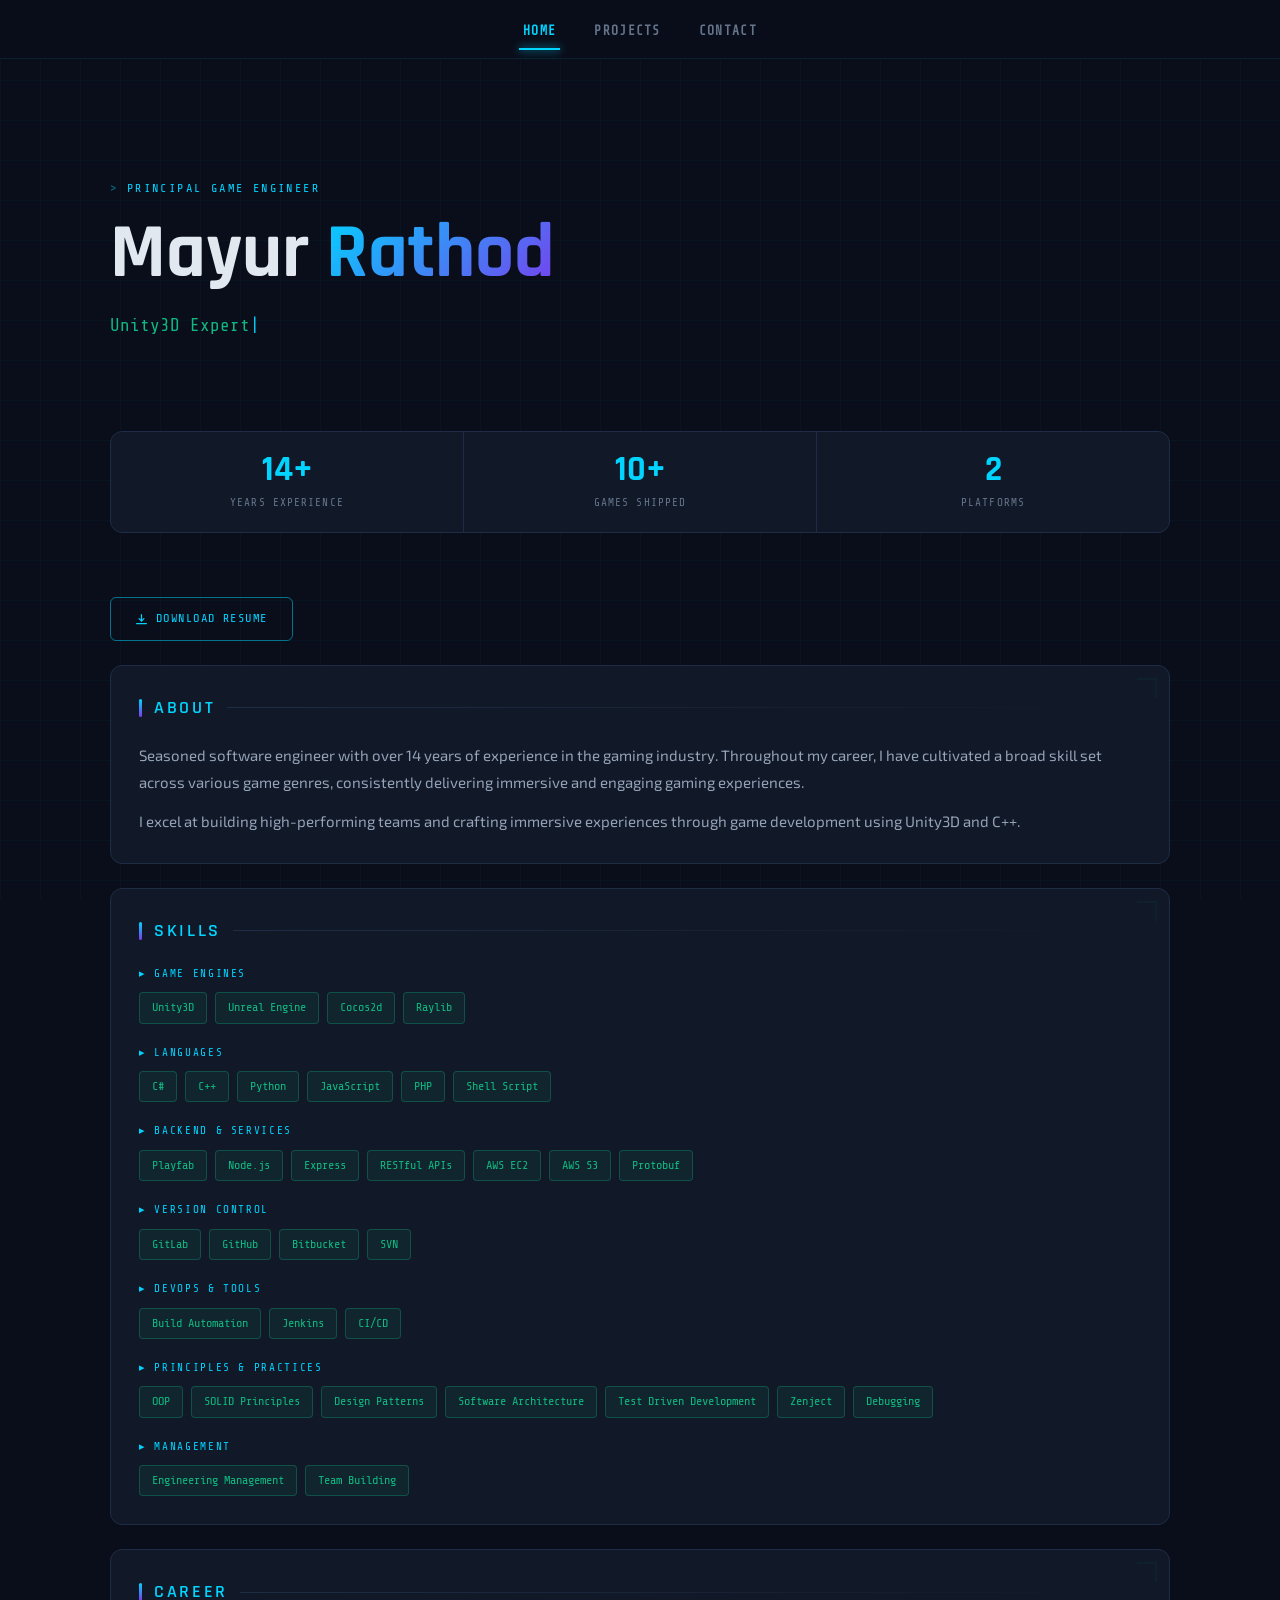
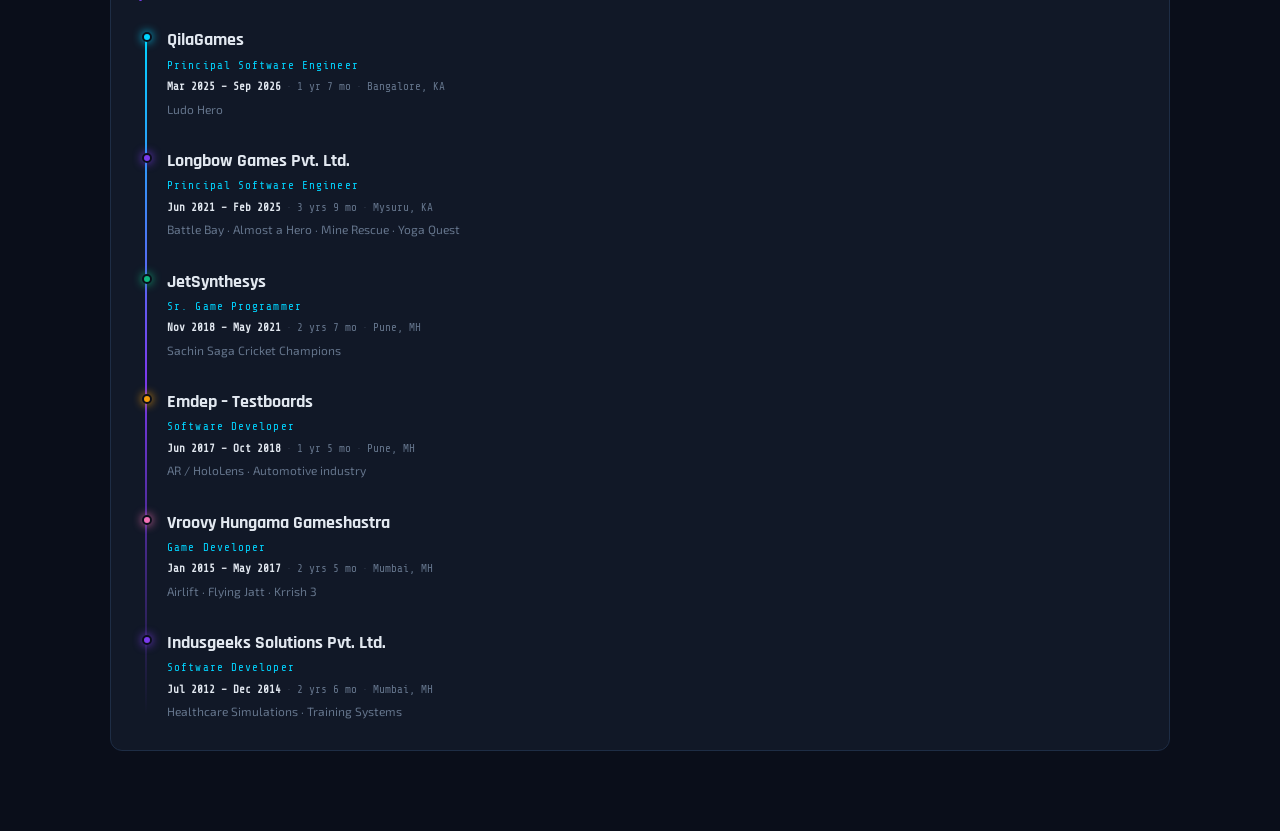
<file: ver1.0/index.html>
<!DOCTYPE html>
<html lang="en" data-theme="cyber">
<head>
  <meta charset="UTF-8" />
  <meta name="viewport" content="width=device-width, initial-scale=1.0"/>
  <title>Mayur Rathod | Principal Game Engineer</title>
  <link href="https://fonts.googleapis.com/css2?family=Share+Tech+Mono&family=Rajdhani:wght@400;500;600;700&family=Exo+2:wght@300;400;600&display=swap" rel="stylesheet">
  <link rel="stylesheet" href="fonts.css">
  <link rel="stylesheet" href="theme.css">
  <script>
    (function(){
      var t=localStorage.getItem('portfolio-theme')||'cyber';
      document.documentElement.setAttribute('data-theme',t);
    })();
  </script>

  <style>

    * { margin: 0; padding: 0; box-sizing: border-box; }

    body {
      font-family: var(--font-body);
      background: var(--bg);
      color: var(--text);
      line-height: 1.6;
      overflow-x: hidden;
    }

    /* GRID BACKGROUND */
    body::before {
      content: '';
      position: fixed;
      inset: 0;
      background-image:
        linear-gradient(rgba(0,212,255,0.03) 1px, transparent 1px),
        linear-gradient(90deg, rgba(0,212,255,0.03) 1px, transparent 1px);
      background-size: 40px 40px;
      pointer-events: none;
      z-index: 0;
    }

    /* NAVBAR */
    nav {
      display: flex;
      justify-content: center;
      align-items: center;
      padding: 16px 0;
      position: sticky;
      top: 0;
      z-index: 100;
      background: rgba(10, 14, 26, 0.85);
      backdrop-filter: blur(16px);
      -webkit-backdrop-filter: blur(16px);
      border-bottom: 1px solid rgba(0, 212, 255, 0.1);
    }

    nav ul {
      display: flex;
      gap: 30px;
      list-style: none;
      padding: 0;
      margin: 0;
    }

    nav a {
      position: relative;
      text-decoration: none;
      color: var(--muted);
      font-size: 13px;
      font-weight: 600;
      letter-spacing: 0.1em;
      text-transform: uppercase;
      padding: 6px 4px;
      font-family: var(--font-mono);
      transition: color 0.3s ease;
    }

    nav a::after {
      content: "";
      position: absolute;
      left: 0;
      bottom: -6px;
      width: 0%;
      height: 2px;
      background: var(--accent);
      box-shadow: 0 0 8px var(--accent);
      transition: width 0.3s ease;
    }

    nav a:hover::after, nav a.active::after { width: 100%; }
    nav a:hover, nav a.active { color: var(--accent); }

    /* CONTAINER */
    .container {
      max-width: 1100px;
      margin: auto;
      padding: 40px 20px 80px;
      position: relative;
      z-index: 1;
    }

    /* HERO */
    .hero {
      padding: 80px 0 20px;
    }

    .hero-tag {
      font-family: var(--font-mono);
      font-size: 12px;
      color: var(--accent);
      letter-spacing: 0.2em;
      text-transform: uppercase;
      margin-bottom: 16px;
      opacity: 0;
      animation: fadeUp 0.6s ease forwards 0.2s;
    }

    .hero-tag::before { content: '> '; opacity: 0.5; }

    .hero h1 {
      font-family: var(--font-display);
      font-size: clamp(2.8rem, 6vw, 5rem);
      font-weight: 700;
      line-height: 1.05;
      margin-bottom: 16px;
      opacity: 0;
      animation: fadeUp 0.6s ease forwards 0.4s;
    }

    .hero h1 span {
      background: linear-gradient(135deg, var(--accent), var(--accent2));
      -webkit-background-clip: text;
      -webkit-text-fill-color: transparent;
      background-clip: text;
    }

    .typing-container {
      font-family: var(--font-mono);
      font-size: 1.1rem;
      color: var(--accent3);
      margin-bottom: 32px;
      height: 28px;
      opacity: 0;
      animation: fadeUp 0.6s ease forwards 0.6s;
    }

    .typing-text::after {
      content: '|';
      animation: blink 0.7s infinite;
      color: var(--accent);
    }

    @keyframes blink { 0%,100%{opacity:1} 50%{opacity:0} }

    /* STATS ROW */
    .stats {
      display: flex;
      margin: 40px 0;
      opacity: 0;
      animation: fadeUp 0.6s ease forwards 0.8s;
      border: 1px solid var(--card-border);
      border-radius: 12px;
      overflow: hidden;
      background: var(--card);
    }

    .stat {
      flex: 1;
      padding: 20px 24px;
      text-align: center;
      border-right: 1px solid var(--card-border);
      transition: background 0.3s;
    }

    .stat:last-child { border-right: none; }
    .stat:hover { background: rgba(0,212,255,0.05); }

    .stat-number {
      font-family: var(--font-display);
      font-size: 2.2rem;
      font-weight: 700;
      color: var(--accent);
      line-height: 1;
      display: block;
    }

    .stat-label {
      font-size: 11px;
      color: var(--muted);
      text-transform: uppercase;
      letter-spacing: 0.1em;
      margin-top: 4px;
      font-family: var(--font-mono);
    }

    /* SECTION TITLE */
    .section-title {
      font-family: var(--font-display);
      font-size: 1.1rem;
      font-weight: 600;
      color: var(--accent);
      text-transform: uppercase;
      letter-spacing: 0.15em;
      margin-bottom: 20px;
      display: flex;
      align-items: center;
      gap: 12px;
    }

    .section-title::before {
      content: '';
      width: 3px;
      height: 18px;
      background: linear-gradient(to bottom, var(--accent), var(--accent2));
      border-radius: 2px;
      flex-shrink: 0;
    }

    .section-title::after {
      content: '';
      flex: 1;
      height: 1px;
      background: linear-gradient(to right, var(--card-border), transparent);
    }

    /* CARD */
    .card {
      background: var(--card);
      border: 1px solid var(--card-border);
      border-radius: 12px;
      padding: 28px;
      margin-top: 24px;
      position: relative;
      overflow: hidden;
      transition: border-color 0.3s, transform 0.3s;
      opacity: 0;
      animation: fadeUp 0.5s ease forwards;
    }

    .card:nth-child(1) { animation-delay: 0.9s; }
    .card:nth-child(2) { animation-delay: 1.0s; }
    .card:nth-child(3) { animation-delay: 1.1s; }
    .card:nth-child(4) { animation-delay: 1.2s; }

    .card::before {
      content: '';
      position: absolute;
      top: 0; left: 0; right: 0;
      height: 2px;
      background: linear-gradient(to right, var(--accent), var(--accent2), transparent);
      opacity: 0;
      transition: opacity 0.3s;
    }

    .card:hover { border-color: rgba(0,212,255,0.3); transform: translateY(-2px); }
    .card:hover::before { opacity: 1; }

    .card p { color: #94a3b8; font-size: 15px; line-height: 1.8; }
    .card p + p { margin-top: 12px; }

    /* CORNER DECORATION */
    .card-corner {
      position: absolute;
      top: 12px; right: 12px;
      width: 20px; height: 20px;
      border-top: 2px solid rgba(0,212,255,0.2);
      border-right: 2px solid rgba(0,212,255,0.2);
    }

    /* SKILL TAGS */
    .skill-group { margin-bottom: 20px; }
    .skill-group:last-child { margin-bottom: 0; }

    .skill-group-label {
      font-family: var(--font-mono);
      font-size: 11px;
      color: var(--accent);
      text-transform: uppercase;
      letter-spacing: 0.15em;
      margin-bottom: 10px;
    }

    .tags { display: flex; flex-wrap: wrap; gap: 8px; }

    .tag {
      font-family: var(--font-mono);
      font-size: 12px;
      padding: 5px 12px;
      border-radius: 4px;
      border: 1px solid;
      transition: all 0.2s;
      cursor: default;
    }

    .tag-engine, .tag-lang, .tag-backend, .tag-tool, .tag-mgmt {
      color: var(--accent3);
      border-color: color-mix(in srgb, var(--accent3) 30%, transparent);
      background: color-mix(in srgb, var(--accent3) 8%, transparent);
    }

    .tag-engine:hover, .tag-lang:hover, .tag-backend:hover, .tag-tool:hover, .tag-mgmt:hover {
      background: color-mix(in srgb, var(--accent3) 16%, transparent);
      box-shadow: 0 0 12px color-mix(in srgb, var(--accent3) 25%, transparent);
    }

    /* TIMELINE */
    .timeline { position: relative; padding-left: 28px; }

    .timeline::before {
      content: '';
      position: absolute;
      left: 6px; top: 8px; bottom: 8px;
      width: 2px;
      background: linear-gradient(to bottom, var(--accent), var(--accent2), transparent);
    }

    .timeline-item { position: relative; margin-bottom: 28px; }
    .timeline-item:last-child { margin-bottom: 0; }

    .timeline-dot {
      position: absolute;
      left: -25px; top: 6px;
      width: 10px; height: 10px;
      border-radius: 50%;
      background: var(--accent);
      box-shadow: 0 0 10px var(--accent);
      border: 2px solid var(--bg);
    }

    .timeline-item:nth-child(2) .timeline-dot { background: var(--accent2); box-shadow: 0 0 10px var(--accent2); }
    .timeline-item:nth-child(3) .timeline-dot { background: var(--accent3); box-shadow: 0 0 10px var(--accent3); }
    .timeline-item:nth-child(4) .timeline-dot { background: #f59e0b;        box-shadow: 0 0 10px #f59e0b; }
    .timeline-item:nth-child(5) .timeline-dot { background: #f472b6;        box-shadow: 0 0 10px #f472b6; }
    .timeline-item:nth-child(6) .timeline-dot { background: var(--accent2); box-shadow: 0 0 10px var(--accent2); }
    .timeline-item:nth-child(7) .timeline-dot { background: var(--accent3); box-shadow: 0 0 10px var(--accent3); }

    .timeline-company { font-family: var(--font-display); font-size: 1.1rem; font-weight: 700; color: var(--text); }
    .timeline-role    { font-family: var(--font-mono); font-size: 11px; color: var(--accent); letter-spacing: 0.1em; margin-top: 2px; }
    .timeline-period  { font-size: 12px; color: var(--muted); margin-top: 4px; }
    .timeline-meta    { display: flex; align-items: center; flex-wrap: wrap; gap: 5px; margin-top: 4px; font-family: var(--font-mono); font-size: 11px; }
    .timeline-dates   { color: var(--text); font-weight: 600; }
    .timeline-sep     { color: var(--muted); opacity: 0.4; }
    .timeline-duration { color: var(--muted); }

    /* RESUME BUTTON */
    .btn-resume {
      display: inline-flex;
      align-items: center;
      gap: 8px;
      margin-top: 24px;
      padding: 11px 24px;
      background: transparent;
      border: 1px solid rgba(0,212,255,0.5);
      color: var(--accent);
      font-family: var(--font-mono);
      font-size: 12px;
      letter-spacing: 0.12em;
      text-transform: uppercase;
      text-decoration: none;
      border-radius: 6px;
      transition: background 0.25s, box-shadow 0.25s, border-color 0.25s;
      opacity: 0;
      animation: fadeUp 0.6s ease forwards 1s;
    }
    .btn-resume:hover {
      background: rgba(0,212,255,0.1);
      border-color: var(--accent);
      box-shadow: 0 0 18px rgba(0,212,255,0.2);
    }
    .btn-resume svg { width: 13px; height: 13px; flex-shrink: 0; }

    /* ANIMATIONS */
    @keyframes fadeUp {
      from { opacity: 0; transform: translateY(20px); }
      to   { opacity: 1; transform: translateY(0); }
    }

    @media (max-width: 600px) {
      .stats { flex-direction: column; }
      .stat { border-right: none; border-bottom: 1px solid var(--card-border); }
      .stat:last-child { border-bottom: none; }
    }
  </style>
</head>

<body>

<nav>
  <ul>
    <li><a href="/" class="active">Home</a></li>
    <li><a href="projects.html">Projects</a></li>
    <li><a href="contact.html">Contact</a></li>
  </ul>
</nav>

<div class="container">

  <div class="hero">
    <div class="hero-tag">Principal Game Engineer</div>
    <h1>Mayur <span>Rathod</span></h1>
    <div class="typing-container">
      <span class="typing-text" id="typing"></span>
    </div>
  </div>

  <div class="stats">
    <div class="stat">
      <span class="stat-number">14+</span>
      <span class="stat-label">Years Experience</span>
    </div>
    <div class="stat">
      <span class="stat-number">10+</span>
      <span class="stat-label">Games Shipped</span>
    </div>
    <div class="stat">
      <span class="stat-number">2</span>
      <span class="stat-label">Platforms</span>
    </div>
  </div><!-- /.stats -->

  <a href="/resume/Resume.pdf" download="Mayur_Rathod_Resume.pdf" class="btn-resume">
    <svg viewBox="0 0 16 16" fill="none" stroke="currentColor" stroke-width="1.5" stroke-linecap="round" stroke-linejoin="round">
      <path d="M8 2v8M5 7l3 3 3-3M2 13h12"/>
    </svg>
    Download Resume
  </a>

  <div class="card">
    <div class="card-corner"></div>
    <div class="section-title">About</div>
    <p>Seasoned software engineer with over 14 years of experience in the gaming industry. Throughout my career, I have cultivated a broad skill set across various game genres, consistently delivering immersive and engaging gaming experiences.</p>
    <p>I excel at building high-performing teams and crafting immersive experiences through game development using Unity3D and C++.</p>
  </div>

  <div class="card">
    <div class="card-corner"></div>
    <div class="section-title">Skills</div>

    <div class="skill-group">
      <div class="skill-group-label">▸ Game Engines</div>
      <div class="tags">
        <span class="tag tag-engine">Unity3D</span>
        <span class="tag tag-engine">Unreal Engine</span>
        <span class="tag tag-engine">Cocos2d</span>
        <span class="tag tag-engine">Raylib</span>
      </div>
    </div>

    <div class="skill-group">
      <div class="skill-group-label">▸ Languages</div>
      <div class="tags">
        <span class="tag tag-lang">C#</span>
        <span class="tag tag-lang">C++</span>
        <span class="tag tag-lang">Python</span>
        <span class="tag tag-lang">JavaScript</span>
        <span class="tag tag-lang">PHP</span>
        <span class="tag tag-lang">Shell Script</span>
      </div>
    </div>

    <div class="skill-group">
      <div class="skill-group-label">▸ Backend &amp; Services</div>
      <div class="tags">
        <span class="tag tag-backend">Playfab</span>
        <span class="tag tag-backend">Node.js</span>
        <span class="tag tag-backend">Express</span>
        <span class="tag tag-backend">RESTful APIs</span>
        <span class="tag tag-backend">AWS EC2</span>
        <span class="tag tag-backend">AWS S3</span>
        <span class="tag tag-backend">Protobuf</span>
      </div>
    </div>

    <div class="skill-group">
      <div class="skill-group-label">▸ Version Control</div>
      <div class="tags">
        <span class="tag tag-backend">GitLab</span>
        <span class="tag tag-backend">GitHub</span>
        <span class="tag tag-backend">Bitbucket</span>
        <span class="tag tag-backend">SVN</span>
      </div>
    </div>

    <div class="skill-group">
      <div class="skill-group-label">▸ DevOps &amp; Tools</div>
      <div class="tags">
        <span class="tag tag-tool">Build Automation</span>
        <span class="tag tag-tool">Jenkins</span>
        <span class="tag tag-tool">CI/CD</span>
      </div>
    </div>
    
    <div class="skill-group">
        <div class="skill-group-label">▸ Principles &amp; Practices</div>
        <div class="tags">
        <span class="tag tag-lang">OOP</span>
        <span class="tag tag-lang">SOLID Principles</span>
        <span class="tag tag-lang">Design Patterns</span>
        <span class="tag tag-lang">Software Architecture</span>
        <span class="tag tag-lang">Test Driven Development</span>
        <span class="tag tag-lang">Zenject</span>
        <span class="tag tag-lang">Debugging</span>
      </div>
    </div>

    <div class="skill-group">
      <div class="skill-group-label">▸ Management</div>
      <div class="tags">
        <span class="tag tag-mgmt">Engineering Management</span>
        <span class="tag tag-mgmt">Team Building</span>
      </div>
    </div>
  </div>

  <div class="card">
    <div class="card-corner"></div>
    <div class="section-title">Career</div>
    <div class="timeline">

      <div class="timeline-item">
        <div class="timeline-dot"></div>
        <div class="timeline-company">QilaGames</div>
        <div class="timeline-role">Principal Software Engineer</div>
        <div class="timeline-meta"><span class="timeline-dates">Mar 2025 – Sep 2026</span><span class="timeline-sep">·</span><span class="timeline-duration">1 yr 7 mo</span><span class="timeline-sep">·</span><span class="timeline-duration">Bangalore, KA</span></div>
        <div class="timeline-period">Ludo Hero</div>
      </div>

      <div class="timeline-item">
        <div class="timeline-dot"></div>
        <div class="timeline-company">Longbow Games Pvt. Ltd.</div>
        <div class="timeline-role">Principal Software Engineer</div>
        <div class="timeline-meta"><span class="timeline-dates">Jun 2021 – Feb 2025</span><span class="timeline-sep">·</span><span class="timeline-duration">3 yrs 9 mo</span><span class="timeline-sep">·</span><span class="timeline-duration">Mysuru, KA</span></div>
        <div class="timeline-period">Battle Bay · Almost a Hero · Mine Rescue · Yoga Quest</div>
      </div>

      <div class="timeline-item">
        <div class="timeline-dot"></div>
        <div class="timeline-company">JetSynthesys</div>
        <div class="timeline-role">Sr. Game Programmer</div>
        <div class="timeline-meta"><span class="timeline-dates">Nov 2018 – May 2021</span><span class="timeline-sep">·</span><span class="timeline-duration">2 yrs 7 mo</span><span class="timeline-sep">·</span><span class="timeline-duration">Pune, MH</span></div>
        <div class="timeline-period">Sachin Saga Cricket Champions</div>
      </div>

      <div class="timeline-item">
        <div class="timeline-dot"></div>
        <div class="timeline-company">Emdep – Testboards</div>
        <div class="timeline-role">Software Developer</div>
        <div class="timeline-meta"><span class="timeline-dates">Jun 2017 – Oct 2018</span><span class="timeline-sep">·</span><span class="timeline-duration">1 yr 5 mo</span><span class="timeline-sep">·</span><span class="timeline-duration">Pune, MH</span></div>
        <div class="timeline-period">AR / HoloLens · Automotive industry</div>
      </div>

      <div class="timeline-item">
        <div class="timeline-dot"></div>
        <div class="timeline-company">Vroovy Hungama Gameshastra</div>
        <div class="timeline-role">Game Developer</div>
        <div class="timeline-meta"><span class="timeline-dates">Jan 2015 – May 2017</span><span class="timeline-sep">·</span><span class="timeline-duration">2 yrs 5 mo</span><span class="timeline-sep">·</span><span class="timeline-duration">Mumbai, MH</span></div>
        <div class="timeline-period">Airlift · Flying Jatt · Krrish 3</div>
      </div>

      <div class="timeline-item">
        <div class="timeline-dot"></div>
        <div class="timeline-company">Indusgeeks Solutions Pvt. Ltd.</div>
        <div class="timeline-role">Software Developer</div>
        <div class="timeline-meta"><span class="timeline-dates">Jul 2012 – Dec 2014</span><span class="timeline-sep">·</span><span class="timeline-duration">2 yrs 6 mo</span><span class="timeline-sep">·</span><span class="timeline-duration">Mumbai, MH</span></div>
        <div class="timeline-period">Healthcare Simulations · Training Systems</div>
      </div>

    </div>
  </div>

</div>

<script>
  const phrases = [
    'Unity3D Expert',
    'Principal Game Engineer',
    '14+ Years in Gaming',
    'Team Builder & Architect',
    'CI/CD & Build Automation',
  ];

  let pi = 0, ci = 0, deleting = false;
  const el = document.getElementById('typing');

  function type() {
    const word = phrases[pi];
    if (!deleting) {
      el.textContent = word.slice(0, ++ci);
      if (ci === word.length) { deleting = true; setTimeout(type, 1800); return; }
    } else {
      el.textContent = word.slice(0, --ci);
      if (ci === 0) { deleting = false; pi = (pi + 1) % phrases.length; }
    }
    setTimeout(type, deleting ? 40 : 80);
  }
  type();
</script>
<script src="theme.js"></script>
</body>
</html>
</file>
<file: ver1.0/fonts.css>
/* ============================================================
   FONTS.CSS — Single source of truth for all fonts
   To change font: update "active" to another font id below
   To add a new font: add a new @font-option block
   ============================================================ */

/* ── ACTIVE FONT — change this id to switch ── */
/* @active-font: scifi */

/* ============================================================
   FONT OPTIONS — parsed by theme.js for the font switcher
   Each block defines one font combo available in the previewer
   Format (all fields required):
     @font-option-format
     id:      unique key used in localStorage
     name:    label shown in the switcher
     import:  full Google Fonts URL
     body:    --font-body value
     display: --font-display value
     mono:    --font-mono value
     @font-option-format-end
   ============================================================ */

/* @font-option-start
   id:      scifi
   name:    Sci-Fi / Techy
   import:  https://fonts.googleapis.com/css2?family=Share+Tech+Mono&family=Rajdhani:wght@400;500;600;700&family=Exo+2:wght@300;400;600&display=swap
   body:    'Exo 2', sans-serif
   display: 'Rajdhani', sans-serif
   mono:    'Share Tech Mono', monospace
   @font-option-end */

/* @font-option-start
   id:      modern
   name:    Clean / Modern
   import:  https://fonts.googleapis.com/css2?family=Fira+Code&family=Syne:wght@400;700;800&family=DM+Sans:wght@300;400;500&display=swap
   body:    'DM Sans', sans-serif
   display: 'Syne', sans-serif
   mono:    'Fira Code', monospace
   @font-option-end */

/* @font-option-start
   id:      bold
   name:    Bold / Editorial
   import:  https://fonts.googleapis.com/css2?family=JetBrains+Mono&family=Bebas+Neue&family=Barlow:wght@300;400;500&display=swap
   body:    'Barlow', sans-serif
   display: 'Bebas Neue', sans-serif
   mono:    'JetBrains Mono', monospace
   @font-option-end */

/* @font-option-start
   id:      elegant
   name:    Elegant / Minimal
   import:  https://fonts.googleapis.com/css2?family=Space+Mono&family=Cormorant+Garamond:wght@400;600;700&family=Inter:wght@300;400;500&display=swap
   body:    'Inter', sans-serif
   display: 'Cormorant Garamond', serif
   mono:    'Space Mono', monospace
   @font-option-end */

/* @font-option-start
   id:      gamedev
   name:    Game Dev Pro
   import:  https://fonts.googleapis.com/css2?family=Oxanium:wght@400;600;700&family=Outfit:wght@300;400;500&family=IBM+Plex+Mono:wght@400;500&display=swap
   body:    'Outfit', sans-serif
   display: 'Oxanium', sans-serif
   mono:    'IBM Plex Mono', monospace
   @font-option-end */

/* ── Active font applied here (matches @active-font above) ── */
@import url('https://fonts.googleapis.com/css2?family=Share+Tech+Mono&family=Rajdhani:wght@400;500;600;700&family=Exo+2:wght@300;400;600&display=swap');

:root {
  --font-body:    'Exo 2', sans-serif;
  --font-display: 'Rajdhani', sans-serif;
  --font-mono:    'Share Tech Mono', monospace;
}

body {
  font-family: var(--font-body);
}
</file>
<file: ver1.0/theme.css>
/* ============================================================
   THEME.CSS — Shared styles + color themes for all pages
   Change theme via the ⬡ THEME button (bottom-right corner)
   or set data-theme on <html>:
   Options: "cyber" | "ember" | "forest" | "void" | "aurora"
   ============================================================ */

/* ── CYBER (default — blue/cyan) ── */
:root,
[data-theme="cyber"] {
  --bg:           #0a0e1a;
  --card:         #111827;
  --card-border:  #1e2d45;
  --accent:       #00d4ff;
  --accent2:      #7c3aed;
  --accent3:      #10b981;
  --text:         #e2e8f0;
  --muted:        #64748b;
  --grid-color:   rgba(0,212,255,0.03);
  --nav-bg:       rgba(10,14,26,0.85);
  --nav-border:   rgba(0,212,255,0.1);
  --tag-engine-color:    #00d4ff;  --tag-engine-border:  rgba(0,212,255,0.3);    --tag-engine-bg:      rgba(0,212,255,0.06);   --tag-engine-hover:  rgba(0,212,255,0.15);   --tag-engine-glow:   rgba(0,212,255,0.2);
  --tag-lang-color:      #a78bfa;  --tag-lang-border:    rgba(167,139,250,0.3);  --tag-lang-bg:        rgba(167,139,250,0.06); --tag-lang-hover:    rgba(167,139,250,0.15); --tag-lang-glow:     rgba(167,139,250,0.2);
  --tag-backend-color:   #10b981;  --tag-backend-border: rgba(16,185,129,0.3);   --tag-backend-bg:     rgba(16,185,129,0.06);  --tag-backend-hover: rgba(16,185,129,0.15);  --tag-backend-glow:  rgba(16,185,129,0.2);
  --tag-tool-color:      #f59e0b;  --tag-tool-border:    rgba(245,158,11,0.3);   --tag-tool-bg:        rgba(245,158,11,0.06);  --tag-tool-hover:    rgba(245,158,11,0.15);  --tag-tool-glow:     rgba(245,158,11,0.2);
  --tag-mgmt-color:      #f472b6;  --tag-mgmt-border:    rgba(244,114,182,0.3);  --tag-mgmt-bg:        rgba(244,114,182,0.06); --tag-mgmt-hover:    rgba(244,114,182,0.15); --tag-mgmt-glow:     rgba(244,114,182,0.2);
  --badge-platform-color: #10b981; --badge-platform-border: rgba(16,185,129,0.3);  --badge-platform-bg: rgba(16,185,129,0.06);
  --badge-role-color:     #a78bfa; --badge-role-border:     rgba(167,139,250,0.3); --badge-role-bg:     rgba(167,139,250,0.06);
  --badge-company-color:  #f59e0b; --badge-company-border:  rgba(245,158,11,0.3);  --badge-company-bg:  rgba(245,158,11,0.06);
  --contact-phone-color:  #10b981; --contact-phone-border: rgba(16,185,129,0.5);  --contact-phone-bg: rgba(16,185,129,0.1);  --contact-phone-border-icon: rgba(16,185,129,0.2);
  --contact-email-color:  #00d4ff; --contact-email-border: rgba(0,212,255,0.5);   --contact-email-bg: rgba(0,212,255,0.1);   --contact-email-border-icon: rgba(0,212,255,0.2);
  --contact-li-color:     #a78bfa; --contact-li-border:    rgba(124,58,237,0.5);  --contact-li-bg:    rgba(124,58,237,0.1);  --contact-li-border-icon:    rgba(124,58,237,0.2);
}

/* ── EMBER (orange/red) ── */
[data-theme="ember"] {
  --bg:           #0f0a08;
  --card:         #1a1008;
  --card-border:  #3d1f0a;
  --accent:       #ff6b2b;
  --accent2:      #e11d48;
  --accent3:      #f59e0b;
  --text:         #f1e8e0;
  --muted:        #7c5c48;
  --grid-color:   rgba(255,107,43,0.03);
  --nav-bg:       rgba(15,10,8,0.85);
  --nav-border:   rgba(255,107,43,0.1);
  --tag-engine-color:    #ff6b2b;  --tag-engine-border:  rgba(255,107,43,0.3);   --tag-engine-bg:      rgba(255,107,43,0.06);  --tag-engine-hover:  rgba(255,107,43,0.15);  --tag-engine-glow:   rgba(255,107,43,0.2);
  --tag-lang-color:      #fb923c;  --tag-lang-border:    rgba(251,146,60,0.3);   --tag-lang-bg:        rgba(251,146,60,0.06);  --tag-lang-hover:    rgba(251,146,60,0.15);  --tag-lang-glow:     rgba(251,146,60,0.2);
  --tag-backend-color:   #f59e0b;  --tag-backend-border: rgba(245,158,11,0.3);   --tag-backend-bg:     rgba(245,158,11,0.06);  --tag-backend-hover: rgba(245,158,11,0.15);  --tag-backend-glow:  rgba(245,158,11,0.2);
  --tag-tool-color:      #e11d48;  --tag-tool-border:    rgba(225,29,72,0.3);    --tag-tool-bg:        rgba(225,29,72,0.06);   --tag-tool-hover:    rgba(225,29,72,0.15);   --tag-tool-glow:     rgba(225,29,72,0.2);
  --tag-mgmt-color:      #fbbf24;  --tag-mgmt-border:    rgba(251,191,36,0.3);   --tag-mgmt-bg:        rgba(251,191,36,0.06);  --tag-mgmt-hover:    rgba(251,191,36,0.15);  --tag-mgmt-glow:     rgba(251,191,36,0.2);
  --badge-platform-color: #f59e0b; --badge-platform-border: rgba(245,158,11,0.3);  --badge-platform-bg: rgba(245,158,11,0.06);
  --badge-role-color:     #fb923c; --badge-role-border:     rgba(251,146,60,0.3);  --badge-role-bg:     rgba(251,146,60,0.06);
  --badge-company-color:  #ff6b2b; --badge-company-border:  rgba(255,107,43,0.3);  --badge-company-bg:  rgba(255,107,43,0.06);
  --contact-phone-color:  #f59e0b; --contact-phone-border: rgba(245,158,11,0.5);  --contact-phone-bg: rgba(245,158,11,0.1);  --contact-phone-border-icon: rgba(245,158,11,0.2);
  --contact-email-color:  #ff6b2b; --contact-email-border: rgba(255,107,43,0.5);  --contact-email-bg: rgba(255,107,43,0.1);  --contact-email-border-icon: rgba(255,107,43,0.2);
  --contact-li-color:     #e11d48; --contact-li-border:    rgba(225,29,72,0.5);   --contact-li-bg:    rgba(225,29,72,0.1);   --contact-li-border-icon:    rgba(225,29,72,0.2);
}

/* ── FOREST (green) ── */
[data-theme="forest"] {
  --bg:           #050f0a;
  --card:         #0a1a10;
  --card-border:  #0f3020;
  --accent:       #00ff88;
  --accent2:      #00b4d8;
  --accent3:      #a3e635;
  --text:         #e0f2e9;
  --muted:        #4a7c5f;
  --grid-color:   rgba(0,255,136,0.03);
  --nav-bg:       rgba(5,15,10,0.85);
  --nav-border:   rgba(0,255,136,0.1);
  --tag-engine-color:    #00ff88;  --tag-engine-border:  rgba(0,255,136,0.3);   --tag-engine-bg:      rgba(0,255,136,0.06);  --tag-engine-hover:  rgba(0,255,136,0.15);  --tag-engine-glow:   rgba(0,255,136,0.2);
  --tag-lang-color:      #00b4d8;  --tag-lang-border:    rgba(0,180,216,0.3);   --tag-lang-bg:        rgba(0,180,216,0.06);  --tag-lang-hover:    rgba(0,180,216,0.15);  --tag-lang-glow:     rgba(0,180,216,0.2);
  --tag-backend-color:   #a3e635;  --tag-backend-border: rgba(163,230,53,0.3);  --tag-backend-bg:     rgba(163,230,53,0.06); --tag-backend-hover: rgba(163,230,53,0.15); --tag-backend-glow:  rgba(163,230,53,0.2);
  --tag-tool-color:      #34d399;  --tag-tool-border:    rgba(52,211,153,0.3);  --tag-tool-bg:        rgba(52,211,153,0.06); --tag-tool-hover:    rgba(52,211,153,0.15); --tag-tool-glow:     rgba(52,211,153,0.2);
  --tag-mgmt-color:      #6ee7b7;  --tag-mgmt-border:    rgba(110,231,183,0.3); --tag-mgmt-bg:        rgba(110,231,183,0.06);--tag-mgmt-hover:    rgba(110,231,183,0.15);--tag-mgmt-glow:     rgba(110,231,183,0.2);
  --badge-platform-color: #a3e635; --badge-platform-border: rgba(163,230,53,0.3);  --badge-platform-bg: rgba(163,230,53,0.06);
  --badge-role-color:     #00b4d8; --badge-role-border:     rgba(0,180,216,0.3);   --badge-role-bg:     rgba(0,180,216,0.06);
  --badge-company-color:  #00ff88; --badge-company-border:  rgba(0,255,136,0.3);   --badge-company-bg:  rgba(0,255,136,0.06);
  --contact-phone-color:  #a3e635; --contact-phone-border: rgba(163,230,53,0.5);  --contact-phone-bg: rgba(163,230,53,0.1);  --contact-phone-border-icon: rgba(163,230,53,0.2);
  --contact-email-color:  #00ff88; --contact-email-border: rgba(0,255,136,0.5);   --contact-email-bg: rgba(0,255,136,0.1);   --contact-email-border-icon: rgba(0,255,136,0.2);
  --contact-li-color:     #00b4d8; --contact-li-border:    rgba(0,180,216,0.5);   --contact-li-bg:    rgba(0,180,216,0.1);   --contact-li-border-icon:    rgba(0,180,216,0.2);
}

/* ── VOID (purple/pink) ── */
[data-theme="void"] {
  --bg:           #08050f;
  --card:         #110a1f;
  --card-border:  #2a1550;
  --accent:       #a855f7;
  --accent2:      #ec4899;
  --accent3:      #818cf8;
  --text:         #ede9fe;
  --muted:        #6b4f8a;
  --grid-color:   rgba(168,85,247,0.03);
  --nav-bg:       rgba(8,5,15,0.85);
  --nav-border:   rgba(168,85,247,0.1);
  --tag-engine-color:    #a855f7;  --tag-engine-border:  rgba(168,85,247,0.3);  --tag-engine-bg:      rgba(168,85,247,0.06); --tag-engine-hover:  rgba(168,85,247,0.15); --tag-engine-glow:   rgba(168,85,247,0.2);
  --tag-lang-color:      #ec4899;  --tag-lang-border:    rgba(236,72,153,0.3);  --tag-lang-bg:        rgba(236,72,153,0.06); --tag-lang-hover:    rgba(236,72,153,0.15); --tag-lang-glow:     rgba(236,72,153,0.2);
  --tag-backend-color:   #818cf8;  --tag-backend-border: rgba(129,140,248,0.3); --tag-backend-bg:     rgba(129,140,248,0.06);--tag-backend-hover: rgba(129,140,248,0.15);--tag-backend-glow:  rgba(129,140,248,0.2);
  --tag-tool-color:      #c084fc;  --tag-tool-border:    rgba(192,132,252,0.3); --tag-tool-bg:        rgba(192,132,252,0.06);--tag-tool-hover:    rgba(192,132,252,0.15);--tag-tool-glow:     rgba(192,132,252,0.2);
  --tag-mgmt-color:      #f0abfc;  --tag-mgmt-border:    rgba(240,171,252,0.3); --tag-mgmt-bg:        rgba(240,171,252,0.06);--tag-mgmt-hover:    rgba(240,171,252,0.15);--tag-mgmt-glow:     rgba(240,171,252,0.2);
  --badge-platform-color: #818cf8; --badge-platform-border: rgba(129,140,248,0.3); --badge-platform-bg: rgba(129,140,248,0.06);
  --badge-role-color:     #ec4899; --badge-role-border:     rgba(236,72,153,0.3);  --badge-role-bg:     rgba(236,72,153,0.06);
  --badge-company-color:  #a855f7; --badge-company-border:  rgba(168,85,247,0.3);  --badge-company-bg:  rgba(168,85,247,0.06);
  --contact-phone-color:  #818cf8; --contact-phone-border: rgba(129,140,248,0.5); --contact-phone-bg: rgba(129,140,248,0.1); --contact-phone-border-icon: rgba(129,140,248,0.2);
  --contact-email-color:  #a855f7; --contact-email-border: rgba(168,85,247,0.5);  --contact-email-bg: rgba(168,85,247,0.1);  --contact-email-border-icon: rgba(168,85,247,0.2);
  --contact-li-color:     #ec4899; --contact-li-border:    rgba(236,72,153,0.5);  --contact-li-bg:    rgba(236,72,153,0.1);  --contact-li-border-icon:    rgba(236,72,153,0.2);
}

/* ── AURORA (teal/pink) ── */
[data-theme="aurora"] {
  --bg:           #050d12;
  --card:         #0a1520;
  --card-border:  #0f2535;
  --accent:       #2dd4bf;
  --accent2:      #f472b6;
  --accent3:      #34d399;
  --text:         #e0f7f4;
  --muted:        #3d6e6a;
  --grid-color:   rgba(45,212,191,0.03);
  --nav-bg:       rgba(5,13,18,0.85);
  --nav-border:   rgba(45,212,191,0.1);
  --tag-engine-color:    #2dd4bf;  --tag-engine-border:  rgba(45,212,191,0.3);  --tag-engine-bg:      rgba(45,212,191,0.06); --tag-engine-hover:  rgba(45,212,191,0.15); --tag-engine-glow:   rgba(45,212,191,0.2);
  --tag-lang-color:      #f472b6;  --tag-lang-border:    rgba(244,114,182,0.3); --tag-lang-bg:        rgba(244,114,182,0.06);--tag-lang-hover:    rgba(244,114,182,0.15);--tag-lang-glow:     rgba(244,114,182,0.2);
  --tag-backend-color:   #34d399;  --tag-backend-border: rgba(52,211,153,0.3);  --tag-backend-bg:     rgba(52,211,153,0.06); --tag-backend-hover: rgba(52,211,153,0.15); --tag-backend-glow:  rgba(52,211,153,0.2);
  --tag-tool-color:      #67e8f9;  --tag-tool-border:    rgba(103,232,249,0.3); --tag-tool-bg:        rgba(103,232,249,0.06);--tag-tool-hover:    rgba(103,232,249,0.15);--tag-tool-glow:     rgba(103,232,249,0.2);
  --tag-mgmt-color:      #a78bfa;  --tag-mgmt-border:    rgba(167,139,250,0.3); --tag-mgmt-bg:        rgba(167,139,250,0.06);--tag-mgmt-hover:    rgba(167,139,250,0.15);--tag-mgmt-glow:     rgba(167,139,250,0.2);
  --badge-platform-color: #34d399; --badge-platform-border: rgba(52,211,153,0.3);   --badge-platform-bg: rgba(52,211,153,0.06);
  --badge-role-color:     #f472b6; --badge-role-border:     rgba(244,114,182,0.3);  --badge-role-bg:     rgba(244,114,182,0.06);
  --badge-company-color:  #2dd4bf; --badge-company-border:  rgba(45,212,191,0.3);   --badge-company-bg:  rgba(45,212,191,0.06);
  --contact-phone-color:  #34d399; --contact-phone-border: rgba(52,211,153,0.5);   --contact-phone-bg: rgba(52,211,153,0.1);   --contact-phone-border-icon: rgba(52,211,153,0.2);
  --contact-email-color:  #2dd4bf; --contact-email-border: rgba(45,212,191,0.5);   --contact-email-bg: rgba(45,212,191,0.1);   --contact-email-border-icon: rgba(45,212,191,0.2);
  --contact-li-color:     #f472b6; --contact-li-border:    rgba(244,114,182,0.5);  --contact-li-bg:    rgba(244,114,182,0.1);  --contact-li-border-icon:    rgba(244,114,182,0.2);
}


/* ── NEON TOKYO (hot pink / cyan / yellow) ── */
[data-theme="tokyo"] {
  --bg:           #0d0d1a;
  --card:         #13131f;
  --card-border:  #2a1535;
  --accent:       #ff2d78;
  --accent2:      #00f5ff;
  --accent3:      #ffe600;
  --text:         #f0e6ff;
  --muted:        #6b5b7b;
  --grid-color:   rgba(255,45,120,0.03);
  --nav-bg:       rgba(13,13,26,0.85);
  --nav-border:   rgba(255,45,120,0.1);
  --tag-engine-color:    #ff2d78;  --tag-engine-border:  rgba(255,45,120,0.3);   --tag-engine-bg:      rgba(255,45,120,0.06);  --tag-engine-hover:  rgba(255,45,120,0.15);  --tag-engine-glow:   rgba(255,45,120,0.2);
  --tag-lang-color:      #00f5ff;  --tag-lang-border:    rgba(0,245,255,0.3);    --tag-lang-bg:        rgba(0,245,255,0.06);   --tag-lang-hover:    rgba(0,245,255,0.15);   --tag-lang-glow:     rgba(0,245,255,0.2);
  --tag-backend-color:   #ffe600;  --tag-backend-border: rgba(255,230,0,0.3);    --tag-backend-bg:     rgba(255,230,0,0.06);   --tag-backend-hover: rgba(255,230,0,0.15);   --tag-backend-glow:  rgba(255,230,0,0.2);
  --tag-tool-color:      #ff2d78;  --tag-tool-border:    rgba(255,45,120,0.25);  --tag-tool-bg:        rgba(255,45,120,0.05);  --tag-tool-hover:    rgba(255,45,120,0.12);  --tag-tool-glow:     rgba(255,45,120,0.2);
  --tag-mgmt-color:      #ffe600;  --tag-mgmt-border:    rgba(255,230,0,0.25);   --tag-mgmt-bg:        rgba(255,230,0,0.05);   --tag-mgmt-hover:    rgba(255,230,0,0.12);   --tag-mgmt-glow:     rgba(255,230,0,0.2);
  --badge-platform-color: #ffe600; --badge-platform-border: rgba(255,230,0,0.3);   --badge-platform-bg: rgba(255,230,0,0.06);
  --badge-role-color:     #00f5ff; --badge-role-border:     rgba(0,245,255,0.3);   --badge-role-bg:     rgba(0,245,255,0.06);
  --badge-company-color:  #ff2d78; --badge-company-border:  rgba(255,45,120,0.3);  --badge-company-bg:  rgba(255,45,120,0.06);
  --contact-phone-color:  #ffe600; --contact-phone-border: rgba(255,230,0,0.5);   --contact-phone-bg: rgba(255,230,0,0.1);   --contact-phone-border-icon: rgba(255,230,0,0.2);
  --contact-email-color:  #ff2d78; --contact-email-border: rgba(255,45,120,0.5);  --contact-email-bg: rgba(255,45,120,0.1);  --contact-email-border-icon: rgba(255,45,120,0.2);
  --contact-li-color:     #00f5ff; --contact-li-border:    rgba(0,245,255,0.5);   --contact-li-bg:    rgba(0,245,255,0.1);   --contact-li-border-icon:    rgba(0,245,255,0.2);
}

/* ── SLATE (indigo / sky / emerald) ── */
[data-theme="slate"] {
  --bg:           #0f1117;
  --card:         #1a1d27;
  --card-border:  #252836;
  --accent:       #6366f1;
  --accent2:      #38bdf8;
  --accent3:      #34d399;
  --text:         #e2e8f0;
  --muted:        #64748b;
  --grid-color:   rgba(99,102,241,0.03);
  --nav-bg:       rgba(15,17,23,0.85);
  --nav-border:   rgba(99,102,241,0.1);
  --tag-engine-color:    #6366f1;  --tag-engine-border:  rgba(99,102,241,0.3);   --tag-engine-bg:      rgba(99,102,241,0.06);  --tag-engine-hover:  rgba(99,102,241,0.15);  --tag-engine-glow:   rgba(99,102,241,0.2);
  --tag-lang-color:      #38bdf8;  --tag-lang-border:    rgba(56,189,248,0.3);   --tag-lang-bg:        rgba(56,189,248,0.06);  --tag-lang-hover:    rgba(56,189,248,0.15);  --tag-lang-glow:     rgba(56,189,248,0.2);
  --tag-backend-color:   #34d399;  --tag-backend-border: rgba(52,211,153,0.3);   --tag-backend-bg:     rgba(52,211,153,0.06);  --tag-backend-hover: rgba(52,211,153,0.15);  --tag-backend-glow:  rgba(52,211,153,0.2);
  --tag-tool-color:      #6366f1;  --tag-tool-border:    rgba(99,102,241,0.25);  --tag-tool-bg:        rgba(99,102,241,0.05);  --tag-tool-hover:    rgba(99,102,241,0.12);  --tag-tool-glow:     rgba(99,102,241,0.2);
  --tag-mgmt-color:      #34d399;  --tag-mgmt-border:    rgba(52,211,153,0.25);  --tag-mgmt-bg:        rgba(52,211,153,0.05);  --tag-mgmt-hover:    rgba(52,211,153,0.12);  --tag-mgmt-glow:     rgba(52,211,153,0.2);
  --badge-platform-color: #34d399; --badge-platform-border: rgba(52,211,153,0.3);  --badge-platform-bg: rgba(52,211,153,0.06);
  --badge-role-color:     #38bdf8; --badge-role-border:     rgba(56,189,248,0.3);  --badge-role-bg:     rgba(56,189,248,0.06);
  --badge-company-color:  #6366f1; --badge-company-border:  rgba(99,102,241,0.3);  --badge-company-bg:  rgba(99,102,241,0.06);
  --contact-phone-color:  #34d399; --contact-phone-border: rgba(52,211,153,0.5);  --contact-phone-bg: rgba(52,211,153,0.1);  --contact-phone-border-icon: rgba(52,211,153,0.2);
  --contact-email-color:  #6366f1; --contact-email-border: rgba(99,102,241,0.5);  --contact-email-bg: rgba(99,102,241,0.1);  --contact-email-border-icon: rgba(99,102,241,0.2);
  --contact-li-color:     #38bdf8; --contact-li-border:    rgba(56,189,248,0.5);  --contact-li-bg:    rgba(56,189,248,0.1);  --contact-li-border-icon:    rgba(56,189,248,0.2);
}

/* ── GOLD (amber / red / teal) ── */
[data-theme="gold"] {
  --bg:           #0c0a00;
  --card:         #171200;
  --card-border:  #332800;
  --accent:       #f5a623;
  --accent2:      #e8453c;
  --accent3:      #00d4b1;
  --text:         #fef9e7;
  --muted:        #7a6a3a;
  --grid-color:   rgba(245,166,35,0.03);
  --nav-bg:       rgba(12,10,0,0.85);
  --nav-border:   rgba(245,166,35,0.1);
  --tag-engine-color:    #f5a623;  --tag-engine-border:  rgba(245,166,35,0.3);   --tag-engine-bg:      rgba(245,166,35,0.06);  --tag-engine-hover:  rgba(245,166,35,0.15);  --tag-engine-glow:   rgba(245,166,35,0.2);
  --tag-lang-color:      #e8453c;  --tag-lang-border:    rgba(232,69,60,0.3);    --tag-lang-bg:        rgba(232,69,60,0.06);   --tag-lang-hover:    rgba(232,69,60,0.15);   --tag-lang-glow:     rgba(232,69,60,0.2);
  --tag-backend-color:   #00d4b1;  --tag-backend-border: rgba(0,212,177,0.3);    --tag-backend-bg:     rgba(0,212,177,0.06);   --tag-backend-hover: rgba(0,212,177,0.15);   --tag-backend-glow:  rgba(0,212,177,0.2);
  --tag-tool-color:      #f5a623;  --tag-tool-border:    rgba(245,166,35,0.25);  --tag-tool-bg:        rgba(245,166,35,0.05);  --tag-tool-hover:    rgba(245,166,35,0.12);  --tag-tool-glow:     rgba(245,166,35,0.2);
  --tag-mgmt-color:      #00d4b1;  --tag-mgmt-border:    rgba(0,212,177,0.25);   --tag-mgmt-bg:        rgba(0,212,177,0.05);   --tag-mgmt-hover:    rgba(0,212,177,0.12);   --tag-mgmt-glow:     rgba(0,212,177,0.2);
  --badge-platform-color: #00d4b1; --badge-platform-border: rgba(0,212,177,0.3);   --badge-platform-bg: rgba(0,212,177,0.06);
  --badge-role-color:     #e8453c; --badge-role-border:     rgba(232,69,60,0.3);   --badge-role-bg:     rgba(232,69,60,0.06);
  --badge-company-color:  #f5a623; --badge-company-border:  rgba(245,166,35,0.3);  --badge-company-bg:  rgba(245,166,35,0.06);
  --contact-phone-color:  #00d4b1; --contact-phone-border: rgba(0,212,177,0.5);   --contact-phone-bg: rgba(0,212,177,0.1);   --contact-phone-border-icon: rgba(0,212,177,0.2);
  --contact-email-color:  #f5a623; --contact-email-border: rgba(245,166,35,0.5);  --contact-email-bg: rgba(245,166,35,0.1);  --contact-email-border-icon: rgba(245,166,35,0.2);
  --contact-li-color:     #e8453c; --contact-li-border:    rgba(232,69,60,0.5);   --contact-li-bg:    rgba(232,69,60,0.1);   --contact-li-border-icon:    rgba(232,69,60,0.2);
}

/* ── ARCTIC (ice blue / frost / mint) ── */
[data-theme="arctic"] {
  --bg:           #060d14;
  --card:         #0c1824;
  --card-border:  #152535;
  --accent:       #7dd3fc;
  --accent2:      #a5f3fc;
  --accent3:      #6ee7b7;
  --text:         #e8f4fd;
  --muted:        #4a7090;
  --grid-color:   rgba(125,211,252,0.03);
  --nav-bg:       rgba(6,13,20,0.85);
  --nav-border:   rgba(125,211,252,0.1);
  --tag-engine-color:    #7dd3fc;  --tag-engine-border:  rgba(125,211,252,0.3);  --tag-engine-bg:      rgba(125,211,252,0.06); --tag-engine-hover:  rgba(125,211,252,0.15); --tag-engine-glow:   rgba(125,211,252,0.2);
  --tag-lang-color:      #a5f3fc;  --tag-lang-border:    rgba(165,243,252,0.3);  --tag-lang-bg:        rgba(165,243,252,0.06); --tag-lang-hover:    rgba(165,243,252,0.15); --tag-lang-glow:     rgba(165,243,252,0.2);
  --tag-backend-color:   #6ee7b7;  --tag-backend-border: rgba(110,231,183,0.3);  --tag-backend-bg:     rgba(110,231,183,0.06); --tag-backend-hover: rgba(110,231,183,0.15); --tag-backend-glow:  rgba(110,231,183,0.2);
  --tag-tool-color:      #7dd3fc;  --tag-tool-border:    rgba(125,211,252,0.25); --tag-tool-bg:        rgba(125,211,252,0.05); --tag-tool-hover:    rgba(125,211,252,0.12); --tag-tool-glow:     rgba(125,211,252,0.2);
  --tag-mgmt-color:      #6ee7b7;  --tag-mgmt-border:    rgba(110,231,183,0.25); --tag-mgmt-bg:        rgba(110,231,183,0.05); --tag-mgmt-hover:    rgba(110,231,183,0.12); --tag-mgmt-glow:     rgba(110,231,183,0.2);
  --badge-platform-color: #6ee7b7; --badge-platform-border: rgba(110,231,183,0.3);  --badge-platform-bg: rgba(110,231,183,0.06);
  --badge-role-color:     #a5f3fc; --badge-role-border:     rgba(165,243,252,0.3);  --badge-role-bg:     rgba(165,243,252,0.06);
  --badge-company-color:  #7dd3fc; --badge-company-border:  rgba(125,211,252,0.3);  --badge-company-bg:  rgba(125,211,252,0.06);
  --contact-phone-color:  #6ee7b7; --contact-phone-border: rgba(110,231,183,0.5);  --contact-phone-bg: rgba(110,231,183,0.1);  --contact-phone-border-icon: rgba(110,231,183,0.2);
  --contact-email-color:  #7dd3fc; --contact-email-border: rgba(125,211,252,0.5);  --contact-email-bg: rgba(125,211,252,0.1);  --contact-email-border-icon: rgba(125,211,252,0.2);
  --contact-li-color:     #a5f3fc; --contact-li-border:    rgba(165,243,252,0.5);  --contact-li-bg:    rgba(165,243,252,0.1);  --contact-li-border-icon:    rgba(165,243,252,0.2);
}

/* ── CRIMSON (rose / orange / amber) ── */
[data-theme="crimson"] {
  --bg:           #0f0508;
  --card:         #1a080d;
  --card-border:  #3a1020;
  --accent:       #f43f5e;
  --accent2:      #fb923c;
  --accent3:      #fbbf24;
  --text:         #fef2f2;
  --muted:        #7a4050;
  --grid-color:   rgba(244,63,94,0.03);
  --nav-bg:       rgba(15,5,8,0.85);
  --nav-border:   rgba(244,63,94,0.1);
  --tag-engine-color:    #f43f5e;  --tag-engine-border:  rgba(244,63,94,0.3);    --tag-engine-bg:      rgba(244,63,94,0.06);   --tag-engine-hover:  rgba(244,63,94,0.15);   --tag-engine-glow:   rgba(244,63,94,0.2);
  --tag-lang-color:      #fb923c;  --tag-lang-border:    rgba(251,146,60,0.3);   --tag-lang-bg:        rgba(251,146,60,0.06);  --tag-lang-hover:    rgba(251,146,60,0.15);  --tag-lang-glow:     rgba(251,146,60,0.2);
  --tag-backend-color:   #fbbf24;  --tag-backend-border: rgba(251,191,36,0.3);   --tag-backend-bg:     rgba(251,191,36,0.06);  --tag-backend-hover: rgba(251,191,36,0.15);  --tag-backend-glow:  rgba(251,191,36,0.2);
  --tag-tool-color:      #f43f5e;  --tag-tool-border:    rgba(244,63,94,0.25);   --tag-tool-bg:        rgba(244,63,94,0.05);   --tag-tool-hover:    rgba(244,63,94,0.12);   --tag-tool-glow:     rgba(244,63,94,0.2);
  --tag-mgmt-color:      #fbbf24;  --tag-mgmt-border:    rgba(251,191,36,0.25);  --tag-mgmt-bg:        rgba(251,191,36,0.05);  --tag-mgmt-hover:    rgba(251,191,36,0.12);  --tag-mgmt-glow:     rgba(251,191,36,0.2);
  --badge-platform-color: #fbbf24; --badge-platform-border: rgba(251,191,36,0.3);  --badge-platform-bg: rgba(251,191,36,0.06);
  --badge-role-color:     #fb923c; --badge-role-border:     rgba(251,146,60,0.3);  --badge-role-bg:     rgba(251,146,60,0.06);
  --badge-company-color:  #f43f5e; --badge-company-border:  rgba(244,63,94,0.3);   --badge-company-bg:  rgba(244,63,94,0.06);
  --contact-phone-color:  #fbbf24; --contact-phone-border: rgba(251,191,36,0.5);  --contact-phone-bg: rgba(251,191,36,0.1);  --contact-phone-border-icon: rgba(251,191,36,0.2);
  --contact-email-color:  #f43f5e; --contact-email-border: rgba(244,63,94,0.5);   --contact-email-bg: rgba(244,63,94,0.1);   --contact-email-border-icon: rgba(244,63,94,0.2);
  --contact-li-color:     #fb923c; --contact-li-border:    rgba(251,146,60,0.5);  --contact-li-bg:    rgba(251,146,60,0.1);  --contact-li-border-icon:    rgba(251,146,60,0.2);
}
/* ============================================================
   SHARED BASE STYLES
   ============================================================ */

* { margin: 0; padding: 0; box-sizing: border-box; }

body {
  font-family: 'Exo 2', sans-serif;
  background: var(--bg);
  color: var(--text);
  overflow-x: hidden;
  line-height: 1.6;
}

body::before {
  content: '';
  position: fixed;
  inset: 0;
  background-image:
    linear-gradient(var(--grid-color) 1px, transparent 1px),
    linear-gradient(90deg, var(--grid-color) 1px, transparent 1px);
  background-size: 40px 40px;
  pointer-events: none;
  z-index: 0;
}

nav {
  display: flex;
  justify-content: center;
  align-items: center;
  padding: 16px 0;
  position: sticky;
  top: 0;
  z-index: 100;
  background: var(--nav-bg);
  backdrop-filter: blur(16px);
  -webkit-backdrop-filter: blur(16px);
  border-bottom: 1px solid var(--nav-border);
}

nav ul { display: flex; gap: 30px; list-style: none; padding: 0; margin: 0; }

nav a {
  position: relative;
  text-decoration: none;
  color: var(--muted);
  font-size: 13px;
  font-weight: 600;
  letter-spacing: 0.1em;
  text-transform: uppercase;
  padding: 6px 4px;
  font-family: 'Share Tech Mono', monospace;
  transition: color 0.3s ease;
}

nav a::after {
  content: "";
  position: absolute;
  left: 0; bottom: -6px;
  width: 0%; height: 2px;
  background: var(--accent);
  box-shadow: 0 0 8px var(--accent);
  transition: width 0.3s ease;
}

nav a:hover::after, nav a.active::after { width: 100%; }
nav a:hover, nav a.active { color: var(--accent); }

.section-title {
  font-family: 'Rajdhani', sans-serif;
  font-size: 1.1rem;
  font-weight: 600;
  color: var(--accent);
  text-transform: uppercase;
  letter-spacing: 0.15em;
  margin-bottom: 20px;
  display: flex;
  align-items: center;
  gap: 12px;
}

.section-title::before {
  content: '';
  width: 3px; height: 18px;
  background: linear-gradient(to bottom, var(--accent), var(--accent2));
  border-radius: 2px;
  flex-shrink: 0;
}

.section-title::after {
  content: '';
  flex: 1; height: 1px;
  background: linear-gradient(to right, var(--card-border), transparent);
}

.card {
  background: var(--card);
  border: 1px solid var(--card-border);
  border-radius: 12px;
  position: relative;
  overflow: hidden;
  transition: border-color 0.3s, transform 0.3s;
}

.card::before {
  content: '';
  position: absolute;
  top: 0; left: 0; right: 0;
  height: 2px;
  background: linear-gradient(to right, var(--accent), var(--accent2), transparent);
  opacity: 0;
  transition: opacity 0.3s;
}

.card:hover::before { opacity: 1; }

.card-corner {
  position: absolute;
  top: 12px; right: 12px;
  width: 20px; height: 20px;
  border-top: 2px solid var(--accent);
  border-right: 2px solid var(--accent);
  opacity: 0.2;
}

.page-tag {
  font-family: 'Share Tech Mono', monospace;
  font-size: 12px;
  color: var(--accent);
  letter-spacing: 0.2em;
  text-transform: uppercase;
  margin-bottom: 10px;
}
.page-tag::before { content: '> '; opacity: 0.5; }

/* SKILL TAGS */
.tags { display: flex; flex-wrap: wrap; gap: 8px; }

.tag {
  font-family: 'Share Tech Mono', monospace;
  font-size: 12px;
  padding: 5px 12px;
  border-radius: 4px;
  border: 1px solid;
  transition: all 0.2s;
  cursor: default;
}

.tag-engine  { color: var(--tag-engine-color);  border-color: var(--tag-engine-border);  background: var(--tag-engine-bg); }
.tag-lang    { color: var(--tag-lang-color);    border-color: var(--tag-lang-border);    background: var(--tag-lang-bg); }
.tag-backend { color: var(--tag-backend-color); border-color: var(--tag-backend-border); background: var(--tag-backend-bg); }
.tag-tool    { color: var(--tag-tool-color);    border-color: var(--tag-tool-border);    background: var(--tag-tool-bg); }
.tag-mgmt    { color: var(--tag-mgmt-color);    border-color: var(--tag-mgmt-border);    background: var(--tag-mgmt-bg); }

.tag-engine:hover  { background: var(--tag-engine-hover);  box-shadow: 0 0 12px var(--tag-engine-glow); }
.tag-lang:hover    { background: var(--tag-lang-hover);    box-shadow: 0 0 12px var(--tag-lang-glow); }
.tag-backend:hover { background: var(--tag-backend-hover); box-shadow: 0 0 12px var(--tag-backend-glow); }
.tag-tool:hover    { background: var(--tag-tool-hover);    box-shadow: 0 0 12px var(--tag-tool-glow); }
.tag-mgmt:hover    { background: var(--tag-mgmt-hover);    box-shadow: 0 0 12px var(--tag-mgmt-glow); }

/* PROJECT BADGES */
.badge {
  font-family: 'Share Tech Mono', monospace;
  font-size: 11px;
  padding: 3px 8px;
  border-radius: 4px;
  border: 1px solid;
}
.badge-platform { color: var(--badge-platform-color); border-color: var(--badge-platform-border); background: var(--badge-platform-bg); }
.badge-role     { color: var(--badge-role-color);     border-color: var(--badge-role-border);     background: var(--badge-role-bg); }
.badge-company  { color: var(--badge-company-color);  border-color: var(--badge-company-border);  background: var(--badge-company-bg); }

/* TECH TAGS (projects page) */
.tech-tag {
  font-family: 'Share Tech Mono', monospace;
  font-size: 10px;
  padding: 2px 7px;
  border-radius: 3px;
  color: var(--accent);
  border: 1px solid var(--tag-engine-border);
  background: var(--tag-engine-bg);
}

/* CONTACT ITEMS */
.contact-item.phone   { border-left: 3px solid var(--contact-phone-border); }
.contact-item.email   { border-left: 3px solid var(--contact-email-border); }
.contact-item.linkedin { border-left: 3px solid var(--contact-li-border); }

.contact-item.phone::before   { background: linear-gradient(to right, var(--contact-phone-color), transparent); }
.contact-item.email::before   { background: linear-gradient(to right, var(--contact-email-color), transparent); }
.contact-item.linkedin::before { background: linear-gradient(to right, var(--contact-li-color), transparent); }

.contact-item.phone:hover   { border-color: var(--contact-phone-border); }
.contact-item.email:hover   { border-color: var(--contact-email-border); }
.contact-item.linkedin:hover { border-color: var(--contact-li-border); }

.phone   .contact-icon { background: var(--contact-phone-bg);  border: 1px solid var(--contact-phone-border-icon); }
.email   .contact-icon { background: var(--contact-email-bg);  border: 1px solid var(--contact-email-border-icon); }
.linkedin .contact-icon { background: var(--contact-li-bg);    border: 1px solid var(--contact-li-border-icon); }

.phone   .contact-label { color: var(--contact-phone-color); }
.email   .contact-label { color: var(--contact-email-color); }
.linkedin .contact-label { color: var(--contact-li-color); }

.phone:hover   .contact-arrow { color: var(--contact-phone-color); }
.email:hover   .contact-arrow { color: var(--contact-email-color); }
.linkedin:hover .contact-arrow { color: var(--contact-li-color); }

/* RESUME BUTTON */
.btn-resume {
  display: inline-flex;
  align-items: center;
  gap: 8px;
  margin-top: 24px;
  padding: 11px 24px;
  background: transparent;
  border: 1px solid var(--tag-engine-border);
  color: var(--accent);
  font-family: 'Share Tech Mono', monospace;
  font-size: 12px;
  letter-spacing: 0.12em;
  text-transform: uppercase;
  text-decoration: none;
  border-radius: 6px;
  transition: background 0.25s, box-shadow 0.25s, border-color 0.25s;
  opacity: 0;
  animation: fadeUp 0.6s ease forwards 1s;
}
.btn-resume:hover {
  background: var(--tag-engine-bg);
  border-color: var(--accent);
  box-shadow: 0 0 18px var(--tag-engine-glow);
}
.btn-resume svg { width: 13px; height: 13px; flex-shrink: 0; }

/* ANIMATIONS */
@keyframes fadeUp {
  from { opacity: 0; transform: translateY(20px); }
  to   { opacity: 1; transform: translateY(0); }
}
@keyframes blink { 0%,100%{opacity:1} 50%{opacity:0} }
@keyframes pulse {
  0%, 100% { box-shadow: 0 0 6px var(--accent3); }
  50%       { box-shadow: 0 0 16px var(--accent3); }
}

/* ── THEME SWITCHER UI ── */
.theme-switcher {
  position: fixed;
  bottom: 24px;
  right: 24px;
  z-index: 999;
  display: flex;
  flex-direction: column;
  align-items: flex-end;
  gap: 8px;
}

.theme-toggle-btn {
  background: var(--card);
  border: 1px solid var(--card-border);
  color: var(--accent);
  font-family: 'Share Tech Mono', monospace;
  font-size: 11px;
  letter-spacing: 0.1em;
  padding: 8px 14px;
  border-radius: 8px;
  cursor: pointer;
  transition: all 0.2s;
}

.theme-toggle-btn:hover { border-color: var(--accent); }

.theme-options {
  display: none;
  flex-direction: column;
  gap: 6px;
  background: var(--card);
  border: 1px solid var(--card-border);
  border-radius: 10px;
  padding: 10px;
}

.theme-options.open { display: flex; }

.theme-btn {
  display: flex;
  align-items: center;
  gap: 10px;
  background: none;
  border: 1px solid transparent;
  border-radius: 6px;
  padding: 6px 10px;
  cursor: pointer;
  font-family: 'Share Tech Mono', monospace;
  font-size: 11px;
  color: var(--muted);
  transition: all 0.2s;
  white-space: nowrap;
}

.theme-btn:hover { border-color: var(--card-border); color: var(--text); }
.theme-btn.active { color: var(--accent); border-color: var(--card-border); }

.theme-dot { width: 10px; height: 10px; border-radius: 50%; flex-shrink: 0; }

@media (max-width: 600px) {
  .theme-switcher { bottom: 16px; right: 16px; }
}

/* ── FONT SWITCHER UI ── */
.font-switcher {
  position: fixed;
  bottom: 24px;
  right: 130px;
  z-index: 999;
  display: flex;
  flex-direction: column;
  align-items: flex-end;
  gap: 8px;
}

.font-toggle-btn {
  background: var(--card);
  border: 1px solid var(--card-border);
  color: var(--accent);
  font-family: var(--font-mono);
  font-size: 11px;
  letter-spacing: 0.1em;
  padding: 8px 14px;
  border-radius: 8px;
  cursor: pointer;
  transition: all 0.2s;
}

.font-toggle-btn:hover { border-color: var(--accent); }

.font-options {
  display: none;
  flex-direction: column;
  gap: 6px;
  background: var(--card);
  border: 1px solid var(--card-border);
  border-radius: 10px;
  padding: 10px;
}

.font-options.open { display: flex; }

.font-btn {
  display: flex;
  flex-direction: column;
  gap: 2px;
  background: none;
  border: 1px solid transparent;
  border-radius: 6px;
  padding: 6px 10px;
  cursor: pointer;
  color: var(--muted);
  transition: all 0.2s;
  white-space: nowrap;
  text-align: left;
}

.font-btn:hover { border-color: var(--card-border); color: var(--text); }
.font-btn.active { color: var(--accent); border-color: var(--card-border); }

.font-btn-name {
  font-size: 11px;
  font-family: var(--font-mono);
  letter-spacing: 0.05em;
}

.font-btn-preview {
  font-size: 13px;
  font-weight: 600;
  color: var(--text);
}

@media (max-width: 600px) {
  .font-switcher { bottom: 16px; right: 110px; }
}
</file>
